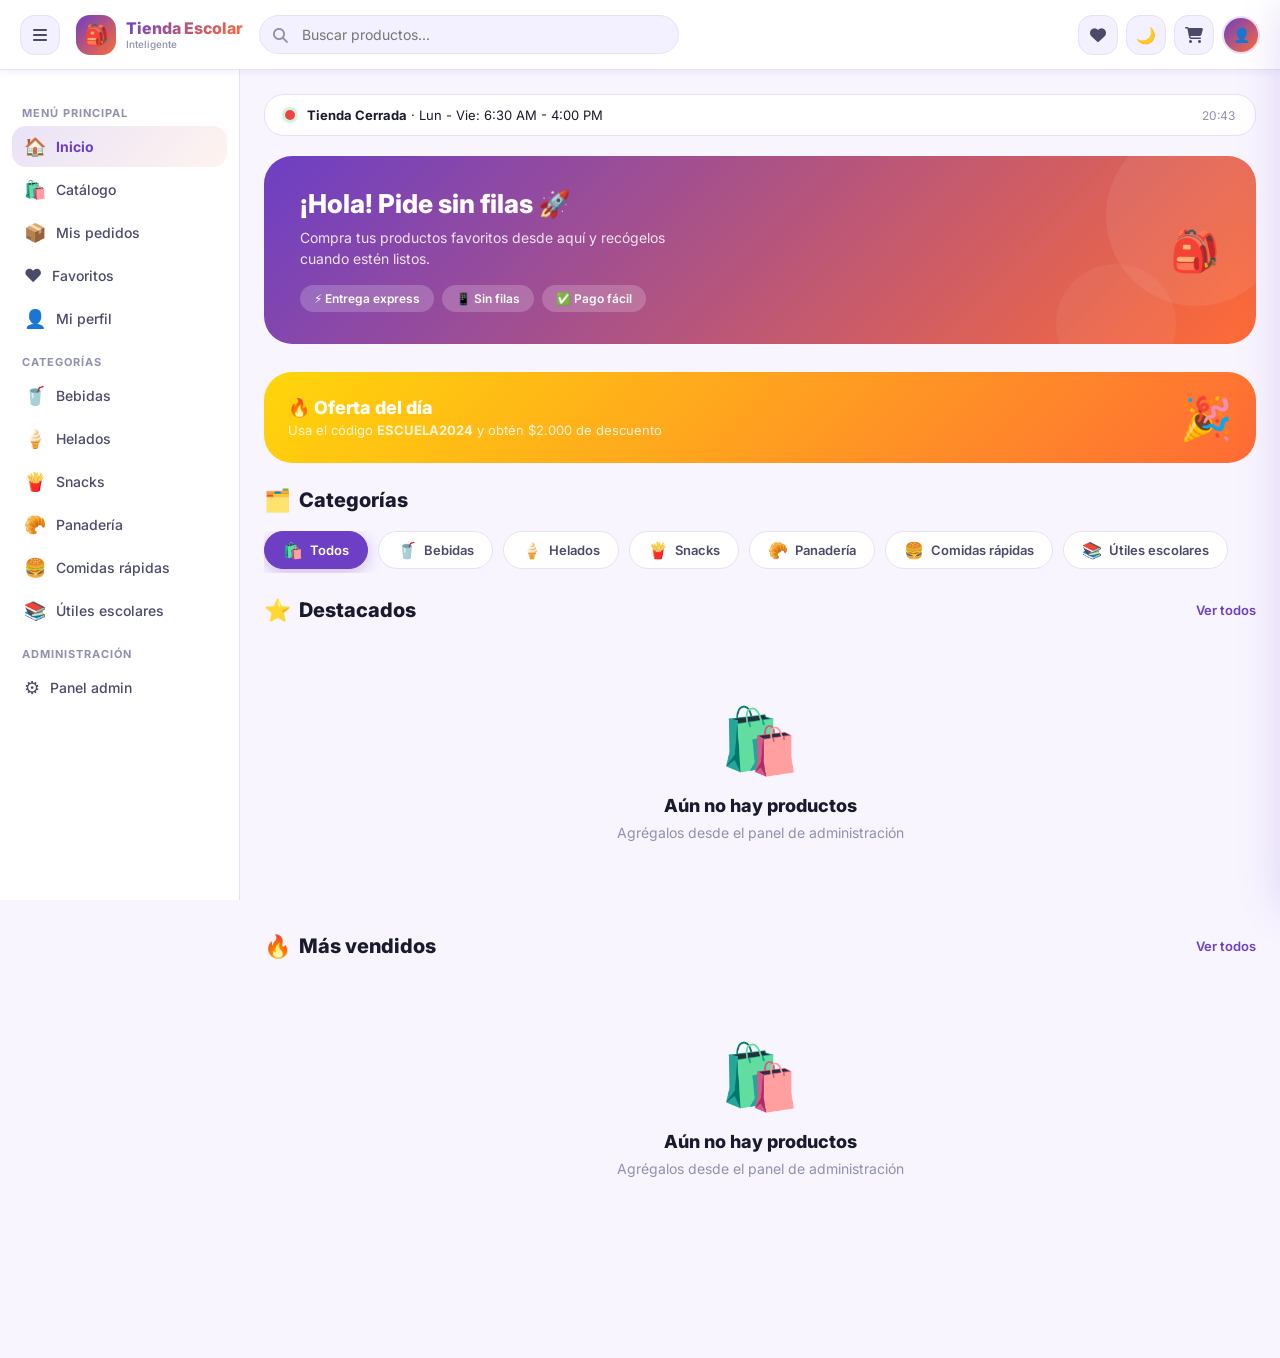
<file: index.html>
<!DOCTYPE html>
<html lang="es" data-theme="light">
<head>
  <meta charset="UTF-8">
  <meta name="viewport" content="width=device-width, initial-scale=1.0, maximum-scale=1.0">
  <title>Tienda Escolar Inteligente 🎒</title>
  <meta name="description" content="Tienda escolar digital - Compra sin filas desde tu celular o computador">
  <meta name="theme-color" content="#6c3fc5">
  <meta name="apple-mobile-web-app-capable" content="yes">
  <meta name="apple-mobile-web-app-status-bar-style" content="black-translucent">
  <!-- Fonts -->
  <link rel="preconnect" href="https://fonts.googleapis.com">
  <link href="https://fonts.googleapis.com/css2?family=Inter:wght@400;500;600;700;800;900&display=swap" rel="stylesheet">
  <!-- Icons -->
  <link rel="stylesheet" href="https://cdn.jsdelivr.net/npm/@fortawesome/fontawesome-free@6.4.0/css/all.min.css">
  <!-- Styles -->
  <link rel="stylesheet" href="css/style.css">
</head>
<body>

<!-- ===== TOPBAR ===== -->
<header class="topbar" id="topbar">
  <button class="btn-icon menu-btn" id="menuBtn" title="Menú" aria-label="Abrir menú">
    <i class="fas fa-bars"></i>
  </button>

  <div class="topbar-logo">
    <div class="logo-icon">🎒</div>
    <div>
      <div class="logo-text">Tienda Escolar</div>
      <div class="logo-sub">Inteligente</div>
    </div>
  </div>

  <div class="search-bar">
    <i class="fas fa-search search-icon"></i>
    <input type="text" id="searchInput" placeholder="Buscar productos..." autocomplete="off">
  </div>

  <div class="topbar-actions">
    <button class="btn-icon" id="favBtn" title="Favoritos" onclick="showSection('favorites')">
      <i class="fas fa-heart"></i>
    </button>
    <button class="btn-icon theme-toggle" id="themeToggle" title="Cambiar tema">
      <span class="theme-icon">🌙</span>
    </button>
    <button class="btn-icon cart-icon" id="cartBtn" title="Carrito">
      <i class="fas fa-shopping-cart"></i>
      <span class="badge" id="cartBadge" style="display:none">0</span>
    </button>
    <div class="user-avatar" id="userAvatar" onclick="showSection('profile')" title="Mi perfil">
      <span id="userAvatarText">👤</span>
    </div>
  </div>
</header>

<!-- ===== SIDEBAR ===== -->
<aside class="sidebar" id="sidebar">
  <div class="sidebar-section-title">Menú principal</div>

  <div class="sidebar-item active" data-section="home" onclick="showSection('home')">
    <span class="item-icon">🏠</span> Inicio
  </div>
  <div class="sidebar-item" data-section="catalog" onclick="showSection('catalog')">
    <span class="item-icon">🛍️</span> Catálogo
  </div>
  <div class="sidebar-item" data-section="orders" onclick="showSection('orders')">
    <span class="item-icon">📦</span> Mis pedidos
    <span class="item-count" id="ordersCount" style="display:none">0</span>
  </div>
  <div class="sidebar-item" data-section="favorites" onclick="showSection('favorites')">
    <span class="item-icon">❤️</span> Favoritos
  </div>
  <div class="sidebar-item" data-section="profile" onclick="showSection('profile')">
    <span class="item-icon">👤</span> Mi perfil
  </div>

  <div class="sidebar-section-title">Categorías</div>

  <div class="sidebar-item" onclick="filterByCategory('Bebidas')">
    <span class="item-icon">🥤</span> Bebidas
  </div>
  <div class="sidebar-item" onclick="filterByCategory('Helados')">
    <span class="item-icon">🍦</span> Helados
  </div>
  <div class="sidebar-item" onclick="filterByCategory('Snacks')">
    <span class="item-icon">🍟</span> Snacks
  </div>
  <div class="sidebar-item" onclick="filterByCategory('Panadería')">
    <span class="item-icon">🥐</span> Panadería
  </div>
  <div class="sidebar-item" onclick="filterByCategory('Comidas rápidas')">
    <span class="item-icon">🍔</span> Comidas rápidas
  </div>
  <div class="sidebar-item" onclick="filterByCategory('Útiles escolares')">
    <span class="item-icon">📚</span> Útiles escolares
  </div>

  <div class="sidebar-section-title">Administración</div>
  <div class="sidebar-item" onclick="window.open('admin.html','_blank')">
    <span class="item-icon">⚙️</span> Panel admin
  </div>
</aside>

<!-- ===== CART OVERLAY + DRAWER ===== -->
<div class="cart-overlay" id="cartOverlay" onclick="toggleCart(false)"></div>
<aside class="cart-drawer" id="cartDrawer">
  <div class="cart-header">
    <h2>🛒 Mi Carrito</h2>
    <button class="btn btn-ghost btn-sm" onclick="toggleCart(false)">✕</button>
  </div>
  <div class="cart-items-list" id="cartItemsList">
    <div class="empty-state" style="padding:40px 20px">
      <div class="empty-state-icon">🛒</div>
      <h3>Tu carrito está vacío</h3>
      <p>Agrega productos para comenzar</p>
    </div>
  </div>
  <div class="cart-footer">
    <div class="cart-coupon-row">
      <input type="text" id="couponInput" placeholder="Código de descuento..." maxlength="20">
      <button class="btn btn-outline btn-sm" onclick="applyCoupon()">Aplicar</button>
    </div>
    <div class="cart-totals" id="cartTotals">
      <div class="cart-total-row"><span>Subtotal</span><span id="cartSubtotal">$0</span></div>
      <div class="cart-total-row" id="discountRow" style="display:none; color:var(--success)"><span>Descuento</span><span id="cartDiscount">-$0</span></div>
      <div class="cart-total-row total"><span>Total</span><span id="cartTotal">$0</span></div>
    </div>
    <button class="btn btn-primary btn-full" id="checkoutBtn" onclick="openCheckout()" disabled>
      <i class="fas fa-lock"></i> Realizar pedido
    </button>
    <button class="btn btn-ghost btn-sm btn-full" style="margin-top:8px" onclick="clearCart()">
      Vaciar carrito
    </button>
  </div>
</aside>

<!-- ===== MAIN CONTENT ===== -->
<div class="app-layout">
  <main class="main-content" id="mainContent">

    <!-- ====== SECCIÓN: INICIO ====== -->
    <section class="page-section active" id="section-home">

      <!-- Store hours -->
      <div class="store-hours-bar" id="storeHoursBar">
        <div class="store-open-dot"></div>
        <div>
          <strong>Tienda Abierta</strong> · Lun - Vie: 6:30 AM - 4:00 PM
        </div>
        <div style="margin-left:auto; font-size:12px; color:var(--text-muted)" id="timeDisplay"></div>
      </div>

      <!-- Hero -->
      <div class="hero-banner">
        <div class="hero-text">
          <h1>¡Hola! Pide sin filas 🚀</h1>
          <p>Compra tus productos favoritos desde aquí y recógelos cuando estén listos.</p>
          <div class="hero-store-info">
            <div class="hero-chip">⚡ Entrega express</div>
            <div class="hero-chip">📱 Sin filas</div>
            <div class="hero-chip">✅ Pago fácil</div>
          </div>
        </div>
        <div class="hero-emoji">🎒</div>
      </div>

      <!-- Promo Banner -->
      <div class="promo-banner" id="promoBanner">
        <div class="promo-text">
          <h3>🔥 Oferta del día</h3>
          <p>Usa el código <strong>ESCUELA2024</strong> y obtén $2.000 de descuento</p>
        </div>
        <div class="promo-emoji">🎉</div>
      </div>

      <!-- Categorías rápidas -->
      <div class="section-header">
        <h2 class="section-title"><span>🗂️</span> Categorías</h2>
      </div>
      <div class="categories-scroll" id="homeCategories"></div>

      <!-- Destacados -->
      <div class="section-header">
        <h2 class="section-title"><span>⭐</span> Destacados</h2>
        <span class="section-link" onclick="showSection('catalog')">Ver todos</span>
      </div>
      <div class="products-grid" id="featuredGrid"></div>

      <!-- Más vendidos -->
      <div class="section-header">
        <h2 class="section-title"><span>🔥</span> Más vendidos</h2>
        <span class="section-link" onclick="showSection('catalog')">Ver todos</span>
      </div>
      <div class="products-grid" id="topSalesGrid"></div>

    </section>

    <!-- ====== SECCIÓN: CATÁLOGO ====== -->
    <section class="page-section" id="section-catalog">
      <div class="section-header">
        <h2 class="section-title"><span>🛍️</span> Todos los productos</h2>
        <select id="sortSelect" class="form-control" style="width:auto;font-size:13px;padding:7px 12px">
          <option value="default">Ordenar por</option>
          <option value="price-asc">Precio: menor a mayor</option>
          <option value="price-desc">Precio: mayor a menor</option>
          <option value="rating">Mejor valorados</option>
          <option value="sales">Más vendidos</option>
        </select>
      </div>
      <div class="categories-scroll" id="catalogCategories"></div>
      <div class="products-grid" id="catalogGrid"></div>
      <div id="catalogEmpty" style="display:none">
        <div class="empty-state">
          <div class="empty-state-icon">🔍</div>
          <h3>No se encontraron productos</h3>
          <p>Intenta con otra búsqueda o categoría</p>
        </div>
      </div>
    </section>

    <!-- ====== SECCIÓN: MIS PEDIDOS ====== -->
    <section class="page-section" id="section-orders">
      <div class="section-header">
        <h2 class="section-title"><span>📦</span> Mis pedidos</h2>
        <button class="btn btn-ghost btn-sm" onclick="loadOrders()">
          <i class="fas fa-sync-alt"></i> Actualizar
        </button>
      </div>
      <div class="tabs">
        <button class="tab-btn active" data-filter="all" onclick="filterOrders('all', this)">Todos</button>
        <button class="tab-btn" data-filter="received" onclick="filterOrders('received', this)">Recibidos</button>
        <button class="tab-btn" data-filter="preparing" onclick="filterOrders('preparing', this)">Preparando</button>
        <button class="tab-btn" data-filter="ready" onclick="filterOrders('ready', this)">Listos</button>
        <button class="tab-btn" data-filter="delivered" onclick="filterOrders('delivered', this)">Entregados</button>
      </div>
      <div id="ordersList"></div>
    </section>

    <!-- ====== SECCIÓN: FAVORITOS ====== -->
    <section class="page-section" id="section-favorites">
      <div class="section-header">
        <h2 class="section-title"><span>❤️</span> Mis favoritos</h2>
      </div>
      <div class="products-grid" id="favoritesGrid"></div>
      <div id="favoritesEmpty" style="display:none">
        <div class="empty-state">
          <div class="empty-state-icon">💔</div>
          <h3>Sin favoritos aún</h3>
          <p>Toca el ❤️ en los productos para guardarlos</p>
        </div>
      </div>
    </section>

    <!-- ====== SECCIÓN: PERFIL ====== -->
    <section class="page-section" id="section-profile">
      <div style="max-width:500px;margin:0 auto">
        <div style="text-align:center;padding:32px 0 24px">
          <div style="width:80px;height:80px;border-radius:50%;background:linear-gradient(135deg,var(--primary),var(--secondary));display:flex;align-items:center;justify-content:center;font-size:36px;margin:0 auto 16px;box-shadow:var(--shadow-lg)">
            <span id="profileAvatarBig">👤</span>
          </div>
          <h2 id="profileName" style="font-size:22px;font-weight:800;margin-bottom:4px">Usuario</h2>
          <p id="profileEmail" style="color:var(--text-muted);font-size:14px">usuario@colegio.edu.co</p>
          <div style="display:flex;gap:8px;justify-content:center;margin-top:12px">
            <div style="background:var(--bg-card);border:1.5px solid var(--border);border-radius:var(--radius-md);padding:10px 20px;text-align:center">
              <div style="font-size:20px;font-weight:800;color:var(--primary)" id="profileTotalOrders">0</div>
              <div style="font-size:11px;color:var(--text-muted)">Pedidos</div>
            </div>
            <div style="background:var(--bg-card);border:1.5px solid var(--border);border-radius:var(--radius-md);padding:10px 20px;text-align:center">
              <div style="font-size:20px;font-weight:800;color:var(--secondary)" id="profileFavCount">0</div>
              <div style="font-size:11px;color:var(--text-muted)">Favoritos</div>
            </div>
          </div>
        </div>

        <div style="background:var(--bg-card);border:1.5px solid var(--border);border-radius:var(--radius-lg);padding:20px;margin-bottom:16px">
          <h3 style="font-size:15px;font-weight:700;margin-bottom:16px">✏️ Editar perfil</h3>
          <div class="form-group">
            <label class="form-label">Nombre completo</label>
            <input class="form-control" id="editName" type="text" placeholder="Tu nombre">
          </div>
          <div class="form-group">
            <label class="form-label">Correo electrónico</label>
            <input class="form-control" id="editEmail" type="email" placeholder="correo@colegio.edu.co">
          </div>
          <div class="form-group">
            <label class="form-label">ID Estudiantil</label>
            <input class="form-control" id="editStudentId" type="text" placeholder="Número de identificación">
          </div>
          <button class="btn btn-primary btn-full" onclick="saveProfile()">Guardar cambios</button>
        </div>

        <button class="btn btn-ghost btn-full" onclick="openLogin()">
          <i class="fas fa-sign-in-alt"></i> Iniciar sesión / Registrarse
        </button>
      </div>
    </section>

  </main>
</div>

<!-- ===== BOTTOM NAVIGATION ===== -->
<nav class="bottom-nav">
  <div class="bottom-nav-inner">
    <div class="bottom-nav-item active" data-section="home" onclick="showSection('home')">
      <span class="bottom-nav-icon">🏠</span>
      <span class="bottom-nav-label">Inicio</span>
    </div>
    <div class="bottom-nav-item" data-section="catalog" onclick="showSection('catalog')">
      <span class="bottom-nav-icon">🛍️</span>
      <span class="bottom-nav-label">Catálogo</span>
    </div>
    <div class="bottom-nav-item" onclick="toggleCart(true)" style="position:relative">
      <span class="bottom-nav-icon">🛒</span>
      <span class="bottom-nav-label">Carrito</span>
      <span class="bottom-nav-badge" id="bottomCartBadge" style="display:none">0</span>
    </div>
    <div class="bottom-nav-item" data-section="orders" onclick="showSection('orders')">
      <span class="bottom-nav-icon">📦</span>
      <span class="bottom-nav-label">Pedidos</span>
    </div>
    <div class="bottom-nav-item" data-section="profile" onclick="showSection('profile')">
      <span class="bottom-nav-icon">👤</span>
      <span class="bottom-nav-label">Perfil</span>
    </div>
  </div>
</nav>

<!-- ===== MODAL: DETALLE DE PRODUCTO ===== -->
<div class="modal-overlay" id="productModal">
  <div class="modal" id="productModalContent">
    <div class="modal-header">
      <div></div>
      <button class="btn btn-ghost btn-sm" onclick="closeProductModal()">✕</button>
    </div>
    <div class="modal-body">
      <div class="product-detail-img" id="modalProductImg"></div>
      <div style="display:flex;align-items:center;justify-content:space-between;margin-bottom:6px">
        <span id="modalSubcat" style="font-size:11px;font-weight:700;color:var(--primary);text-transform:uppercase;letter-spacing:0.5px"></span>
        <div class="product-rating">
          <span class="stars" id="modalStars"></span>
          <span class="rating-num" id="modalRatingNum"></span>
        </div>
      </div>
      <h2 id="modalProductName" style="font-size:22px;font-weight:800;margin-bottom:8px"></h2>
      <p id="modalProductDesc" style="color:var(--text-secondary);font-size:14px;line-height:1.5;margin-bottom:12px"></p>
      <div style="display:flex;align-items:center;justify-content:space-between;margin-bottom:12px">
        <span id="modalProductPrice" style="font-size:26px;font-weight:800;color:var(--primary)"></span>
        <span id="modalStockInfo" style="font-size:12px;color:var(--text-muted)"></span>
      </div>
      <!-- Comentarios / valoración -->
      <div style="background:var(--bg-input);border-radius:var(--radius-md);padding:12px;margin-bottom:16px">
        <div style="font-size:12px;font-weight:700;color:var(--text-secondary);margin-bottom:8px">⭐ Valoraciones de clientes</div>
        <div id="modalReviews" style="font-size:12px;color:var(--text-muted)">Cargando reseñas...</div>
      </div>
      <div class="qty-control-lg">
        <button class="qty-btn-lg" onclick="changeModalQty(-1)">−</button>
        <span class="qty-display" id="modalQty">1</span>
        <button class="qty-btn-lg" onclick="changeModalQty(1)">+</button>
      </div>
      <div style="display:flex;gap:10px">
        <button class="btn btn-outline" id="modalFavBtn" onclick="toggleFavModal()">❤️ Favorito</button>
        <button class="btn btn-primary" style="flex:1" id="modalAddBtn" onclick="addToCartFromModal()">
          <i class="fas fa-cart-plus"></i> Agregar al carrito
        </button>
      </div>
    </div>
  </div>
</div>

<!-- ===== MODAL: CHECKOUT ===== -->
<div class="modal-overlay" id="checkoutModal">
  <div class="modal">
    <div class="modal-header">
      <h2>🧾 Realizar pedido</h2>
      <button class="btn btn-ghost btn-sm" onclick="closeModal('checkoutModal')">✕</button>
    </div>
    <div class="modal-body">
      <div id="checkoutStep1">
        <h3 style="font-size:15px;font-weight:700;margin-bottom:14px">📋 Resumen del pedido</h3>
        <div id="checkoutItemsPreview" style="background:var(--bg-input);border-radius:var(--radius-md);padding:14px;margin-bottom:14px;font-size:13px"></div>
        <div style="display:flex;justify-content:space-between;font-size:16px;font-weight:800;margin-bottom:14px">
          <span>Total a pagar:</span>
          <span style="color:var(--primary)" id="checkoutTotal"></span>
        </div>
        <div class="form-group">
          <label class="form-label">📝 Notas adicionales (opcional)</label>
          <textarea class="form-control" id="orderNotes" rows="2" placeholder="Ej: Sin salsa, por favor..."></textarea>
        </div>
        <h3 style="font-size:15px;font-weight:700;margin:14px 0 10px">💳 Método de pago</h3>
        <div class="payment-methods" id="paymentMethods">
          <button class="payment-method-btn active" data-method="qr-nequi" onclick="selectPayment(this)">📱 Nequi</button>
          <button class="payment-method-btn" data-method="qr-daviplata" onclick="selectPayment(this)">💜 Daviplata</button>
          <button class="payment-method-btn" data-method="qr-bancolombia" onclick="selectPayment(this)">🟡 Bancolombia</button>
          <button class="payment-method-btn" data-method="efectivo" onclick="selectPayment(this)">💵 Efectivo</button>
        </div>
        <button class="btn btn-primary btn-full" style="margin-top:16px" onclick="goToPayment()">
          Continuar al pago <i class="fas fa-arrow-right"></i>
        </button>
      </div>

      <!-- PASO 2: QR + COMPROBANTE AUTOMÁTICO -->
      <div id="checkoutStep2" style="display:none">
        <div class="qr-container">
          <h3 style="font-size:17px;font-weight:800;margin-bottom:4px">🏪 Tienda Escolar Inteligente</h3>
          <p style="font-size:13px;color:var(--text-muted);margin-bottom:10px">Escanea el código para pagar</p>

          <!-- QR -->
          <div class="qr-code-placeholder" id="qrCodeDisplay"></div>
          <div id="qrPaymentName" style="font-size:15px;font-weight:800;color:var(--primary);margin:6px 0 2px"></div>
          <div id="qrTotalDisplay" style="font-size:26px;font-weight:900;color:var(--text-primary);margin-bottom:10px"></div>

          <!-- Instrucciones paso a paso -->
          <div style="background:var(--bg-input);border-radius:var(--radius-md);padding:12px 14px;font-size:12px;color:var(--text-secondary);margin-bottom:14px;text-align:left;line-height:1.8">
            <strong style="color:var(--text-primary)">¿Cómo pagar?</strong><br>
            <span style="color:var(--primary)">①</span> Abre tu app (Nequi / Daviplata / Bancolombia)<br>
            <span style="color:var(--primary)">②</span> Escanea el QR y confirma el valor exacto<br>
            <span style="color:var(--primary)">③</span> Haz clic en <strong>"Generar comprobante"</strong> abajo<br>
            <span style="color:var(--primary)">④</span> Descarga o muéstrale el comprobante al vendedor
          </div>

          <!-- Área del comprobante generado -->
          <div id="voucherArea" style="display:none;margin-bottom:14px">
            <div style="font-size:12px;font-weight:700;color:var(--text-secondary);margin-bottom:8px;text-align:left">
              📄 Tu comprobante de pago:
            </div>
            <canvas id="voucherCanvas" style="width:100%;border-radius:12px;border:2px solid var(--primary);box-shadow:var(--shadow-md)"></canvas>
            <div style="display:flex;gap:8px;margin-top:10px">
              <button class="btn btn-outline btn-sm" style="flex:1" onclick="downloadVoucher()">
                ⬇️ Descargar
              </button>
              <button class="btn btn-ghost btn-sm" style="flex:1" onclick="shareVoucher()">
                📤 Compartir
              </button>
            </div>
            <!-- Check verde de comprobante listo -->
            <div style="background:#d4edda;border-radius:var(--radius-md);padding:10px 14px;margin-top:10px;display:flex;align-items:center;gap:8px;font-size:13px;font-weight:700;color:#155724">
              ✅ Comprobante generado y enviado al administrador
            </div>
          </div>

          <!-- Botón generar comprobante -->
          <button class="btn btn-secondary btn-full" id="generateVoucherBtn" onclick="generateVoucher()" style="margin-bottom:10px">
            🧾 Generar comprobante de pago
          </button>

          <!-- Opción: subir imagen propia -->
          <details style="font-size:12px;color:var(--text-muted);margin-bottom:4px">
            <summary style="cursor:pointer;font-weight:600;color:var(--text-secondary)">📷 ¿Prefieres subir tu propio comprobante?</summary>
            <div style="margin-top:8px">
              <input type="file" class="form-control" id="paymentProofFile" accept="image/*" style="font-size:12px" onchange="previewUploadedProof(this)">
              <div id="uploadedProofPreview" style="margin-top:8px;display:none">
                <img id="uploadedProofImg" style="width:100%;border-radius:8px;border:1.5px solid var(--border)" alt="Comprobante">
              </div>
            </div>
          </details>
        </div>

        <div style="display:flex;gap:10px;margin-top:6px">
          <button class="btn btn-ghost" onclick="backToStep1()">← Volver</button>
          <button class="btn btn-primary" style="flex:1" id="confirmOrderBtn" onclick="placeOrder()">
            ✅ Confirmar pedido
          </button>
        </div>
      </div>
    </div>
  </div>
</div>

<!-- ===== MODAL: PEDIDO CONFIRMADO ===== -->
<div class="modal-overlay" id="orderConfirmedModal">
  <div class="modal">
    <div class="modal-body" style="text-align:center;padding:36px 24px">
      <div style="font-size:70px;margin-bottom:16px;animation:float 3s ease-in-out infinite">🎉</div>
      <h2 style="font-size:24px;font-weight:900;margin-bottom:8px">¡Pedido realizado!</h2>
      <p style="color:var(--text-secondary);margin-bottom:20px;line-height:1.5">
        Tu pedido ha sido recibido. Te avisaremos cuando esté listo.
      </p>
      <div style="background:linear-gradient(135deg,var(--primary),var(--secondary));color:white;border-radius:var(--radius-lg);padding:20px;margin-bottom:20px">
        <div style="font-size:12px;opacity:0.8;margin-bottom:4px">Número de pedido</div>
        <div style="font-size:28px;font-weight:900" id="confirmedOrderNum">#0001</div>
        <div style="font-size:13px;opacity:0.85;margin-top:8px" id="confirmedOrderTime">Tiempo estimado: 15 min</div>
      </div>
      <div class="order-status-bar">
        <div class="status-step active">
          <div class="step-dot">🟡</div>
          <div class="step-label">Recibido</div>
        </div>
        <div class="status-step">
          <div class="step-dot">🟠</div>
          <div class="step-label">Preparando</div>
        </div>
        <div class="status-step">
          <div class="step-dot">🟢</div>
          <div class="step-label">Listo</div>
        </div>
        <div class="status-step">
          <div class="step-dot">✅</div>
          <div class="step-label">Entregado</div>
        </div>
      </div>
      <button class="btn btn-primary btn-full" onclick="closeModal('orderConfirmedModal'); showSection('orders')">
        Ver mis pedidos
      </button>
    </div>
  </div>
</div>

<!-- ===== MODAL: LOGIN ===== -->
<div class="modal-overlay" id="loginModal">
  <div class="modal">
    <div class="modal-header">
      <h2>🔐 Iniciar sesión</h2>
      <button class="btn btn-ghost btn-sm" onclick="closeModal('loginModal')">✕</button>
    </div>
    <div class="modal-body">
      <div class="tabs">
        <button class="tab-btn active" onclick="switchLoginTab('login', this)">Iniciar sesión</button>
        <button class="tab-btn" onclick="switchLoginTab('register', this)">Registrarse</button>
      </div>

      <div id="loginForm">
        <form onsubmit="event.preventDefault(); doLogin()">
        <div class="form-group">
          <label class="form-label">📧 Correo electrónico</label>
          <input class="form-control" id="loginEmail" type="email" placeholder="correo@colegio.edu.co" autocomplete="email">
        </div>
        <div class="form-group">
          <label class="form-label">🔑 Contraseña</label>
          <input class="form-control" id="loginPassword" type="password" placeholder="••••••••" autocomplete="current-password">
        </div>
        <button type="submit" class="btn btn-primary btn-full" style="margin-bottom:10px">
          <i class="fas fa-sign-in-alt"></i> Ingresar
        </button>
        <button class="btn btn-ghost btn-full" onclick="loginWithGoogle()">
          <span>🌐</span> Continuar con Google
        </button>
        <div style="text-align:center;margin-top:10px;font-size:13px;color:var(--text-muted)">
          <span onclick="showForgotPassword()" style="cursor:pointer;color:var(--primary)">¿Olvidaste tu contraseña?</span>
        </div>
        </form>
      </div>

      <div id="registerForm" style="display:none">
        <form onsubmit="event.preventDefault(); doRegister()">
        <div class="form-group">
          <label class="form-label">👤 Nombre completo</label>
          <input class="form-control" id="regName" type="text" placeholder="Tu nombre completo" autocomplete="name">
        </div>
        <div class="form-group">
          <label class="form-label">📧 Correo electrónico</label>
          <input class="form-control" id="regEmail" type="email" placeholder="correo@colegio.edu.co" autocomplete="email">
        </div>
        <div class="form-group">
          <label class="form-label">🆔 ID Estudiantil</label>
          <input class="form-control" id="regStudentId" type="text" placeholder="Número de identificación" autocomplete="off">
        </div>
        <div class="form-group">
          <label class="form-label">🎭 Rol</label>
          <select class="form-control" id="regRole">
            <option value="student">Estudiante</option>
            <option value="teacher">Profesor</option>
            <option value="staff">Personal</option>
          </select>
        </div>
        <div class="form-group">
          <label class="form-label">🔑 Contraseña</label>
          <input class="form-control" id="regPassword" type="password" placeholder="Mínimo 6 caracteres" autocomplete="new-password">
        </div>
        <button type="submit" class="btn btn-secondary btn-full">
          <i class="fas fa-user-plus"></i> Crear cuenta
        </button>
        </form>
      </div>
    </div>
  </div>
</div>

<!-- ===== MODAL: NOTIFICACIÓN PEDIDO LISTO ===== -->
<div class="modal-overlay" id="orderReadyModal">
  <div class="modal" style="background:transparent;box-shadow:none;max-width:360px">
    <div class="notif-order-modal order-ready-pulse">
      <div class="notif-icon">🎉</div>
      <h2>¡Tu pedido está listo!</h2>
      <p id="orderReadyMessage">Hola. Tu pedido ya está listo para recoger en la tienda escolar. ¡Gracias por tu compra!</p>
      <button class="btn" style="background:white;color:var(--primary);font-weight:800;width:100%" onclick="closeModal('orderReadyModal')">
        ¡Entendido! 🚀
      </button>
    </div>
  </div>
</div>

<!-- ===== TOAST CONTAINER ===== -->
<div class="toast-container" id="toastContainer"></div>

<!-- Canvas oculto para generar comprobante -->
<canvas id="hiddenVoucherCanvas" style="display:none"></canvas>

<!-- ===== SCRIPTS ===== -->
<script src="js/db.js"></script>
<script src="js/app.js"></script>
</body>
</html>
</file>
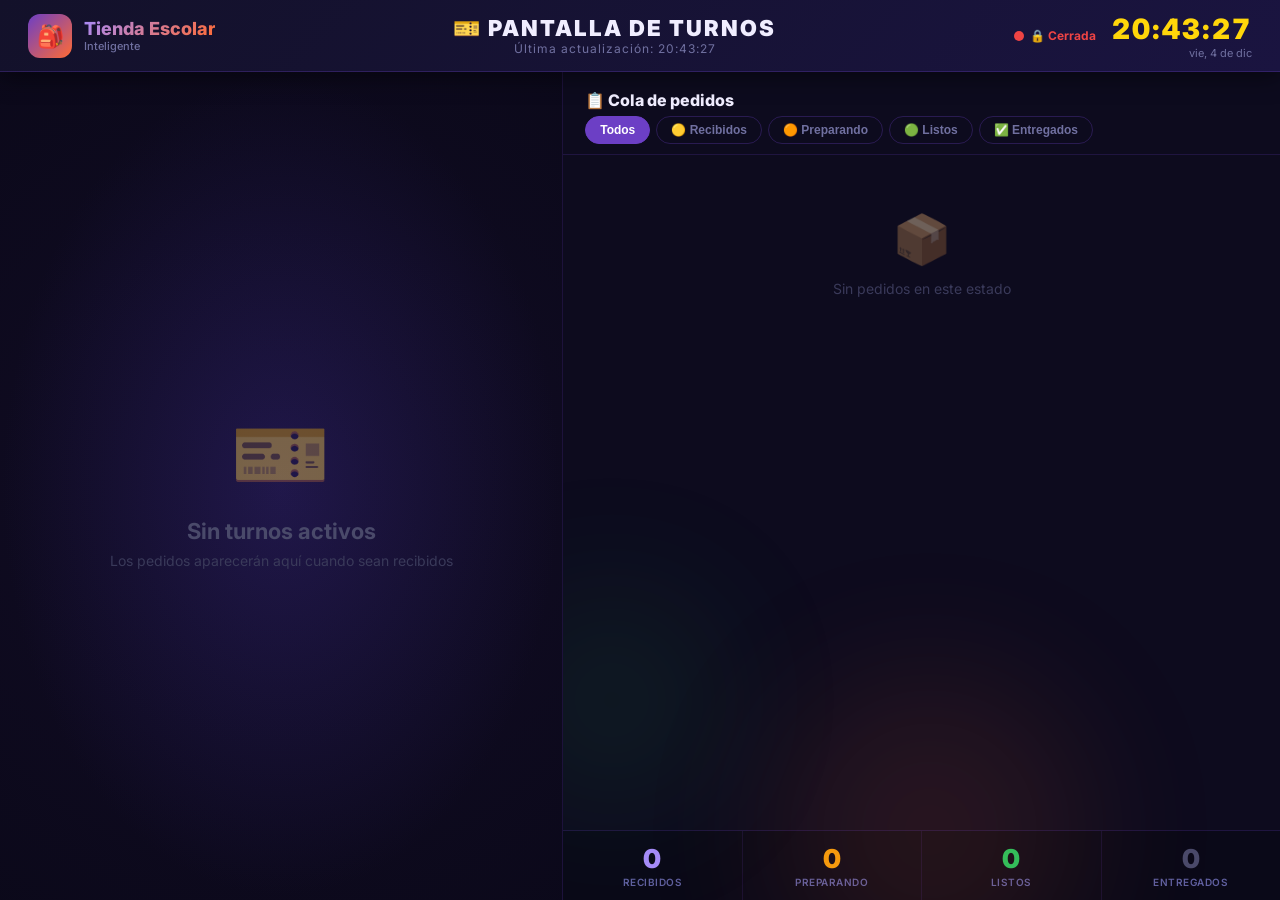
<file: turnos.html>
<!DOCTYPE html>
<html lang="es" data-theme="dark">
<head>
  <meta charset="UTF-8">
  <meta name="viewport" content="width=device-width, initial-scale=1.0">
  <title>Pantalla de Turnos · Tienda Escolar</title>
  <meta name="theme-color" content="#0f0e1a">
  <link rel="preconnect" href="https://fonts.googleapis.com">
  <link href="https://fonts.googleapis.com/css2?family=Inter:wght@400;600;700;800;900&display=swap" rel="stylesheet">
  <link rel="stylesheet" href="https://cdn.jsdelivr.net/npm/@fortawesome/fontawesome-free@6.4.0/css/all.min.css">
  <style>
    /* ===== RESET & BASE ===== */
    *, *::before, *::after { box-sizing: border-box; margin: 0; padding: 0; }
    html, body { height: 100%; font-family: 'Inter', system-ui, sans-serif; background: #0a0818; color: #f0edff; overflow: hidden; }

    /* ===== VARIABLES ===== */
    :root {
      --primary: #6c3fc5;
      --secondary: #ff6b35;
      --accent: #ffd60a;
      --success: #22c55e;
      --warning: #f59e0b;
      --danger: #ef4444;
      --ready-glow: rgba(34, 197, 94, 0.5);
      --preparing-glow: rgba(245, 158, 11, 0.5);
    }

    /* ===== TOPBAR ===== */
    .topbar {
      position: fixed; top: 0; left: 0; right: 0; height: 72px;
      background: linear-gradient(135deg, #13112a 0%, #1a1440 100%);
      border-bottom: 1px solid rgba(108,63,197,0.3);
      display: flex; align-items: center; padding: 0 28px; gap: 20px;
      z-index: 100; box-shadow: 0 4px 24px rgba(0,0,0,0.5);
    }
    .topbar-logo { display: flex; align-items: center; gap: 12px; }
    .logo-icon { width: 44px; height: 44px; border-radius: 12px; background: linear-gradient(135deg, var(--primary), var(--secondary)); display: flex; align-items: center; justify-content: center; font-size: 22px; }
    .logo-text { font-size: 18px; font-weight: 800; background: linear-gradient(135deg, #a78bfa, var(--secondary)); -webkit-background-clip: text; -webkit-text-fill-color: transparent; background-clip: text; }
    .logo-sub { font-size: 11px; color: #7070a0; font-weight: 500; }
    .topbar-center { flex: 1; text-align: center; }
    .topbar-title { font-size: 22px; font-weight: 900; color: #f0edff; letter-spacing: 2px; text-transform: uppercase; }
    .topbar-subtitle { font-size: 12px; color: #7070a0; letter-spacing: 1px; }
    .topbar-right { display: flex; align-items: center; gap: 16px; }
    .clock { font-size: 28px; font-weight: 900; color: var(--accent); font-variant-numeric: tabular-nums; letter-spacing: 2px; }
    .date-display { font-size: 11px; color: #7070a0; text-align: right; }
    .store-status { display: flex; align-items: center; gap: 6px; font-size: 12px; font-weight: 700; }
    .store-dot { width: 10px; height: 10px; border-radius: 50%; background: var(--success); animation: blink 2s infinite; }
    @keyframes blink { 0%,100%{opacity:1} 50%{opacity:0.4} }

    /* ===== MAIN LAYOUT ===== */
    .main { display: flex; height: calc(100vh - 72px); margin-top: 72px; gap: 0; }

    /* ===== TURNO ACTUAL (izquierda grande) ===== */
    .current-turn-panel {
      width: 44%; flex-shrink: 0;
      display: flex; flex-direction: column; align-items: center; justify-content: center;
      padding: 28px; border-right: 1px solid rgba(108,63,197,0.2);
      position: relative; overflow: hidden;
      background: radial-gradient(ellipse at center, #1a1440 0%, #0a0818 70%);
    }
    .current-turn-panel::before {
      content: ''; position: absolute; inset: -50%;
      background: radial-gradient(circle at center, rgba(108,63,197,0.08) 0%, transparent 60%);
      animation: rotate 20s linear infinite;
    }
    @keyframes rotate { from{transform:rotate(0deg)} to{transform:rotate(360deg)} }

    .current-label {
      font-size: 13px; font-weight: 800; letter-spacing: 4px; text-transform: uppercase;
      color: var(--accent); margin-bottom: 16px; z-index: 1;
    }
    .current-order-num {
      font-size: clamp(80px, 12vw, 140px);
      font-weight: 900;
      background: linear-gradient(135deg, #a78bfa, var(--secondary));
      -webkit-background-clip: text; -webkit-text-fill-color: transparent; background-clip: text;
      line-height: 1; z-index: 1; text-align: center;
      filter: drop-shadow(0 0 40px rgba(108,63,197,0.5));
      animation: numPulse 2s ease-in-out infinite;
    }
    @keyframes numPulse { 0%,100%{filter:drop-shadow(0 0 30px rgba(108,63,197,0.4))} 50%{filter:drop-shadow(0 0 60px rgba(108,63,197,0.8))} }

    .current-status-badge {
      margin: 18px 0 14px;
      padding: 10px 28px;
      border-radius: 999px;
      font-size: 18px; font-weight: 800;
      z-index: 1; letter-spacing: 1px;
    }
    .badge-ready     { background: rgba(34,197,94,0.2);  color: var(--success); border: 2px solid var(--success); animation: readyGlow 1.5s infinite; }
    .badge-preparing { background: rgba(245,158,11,0.15); color: var(--warning); border: 2px solid var(--warning); }
    .badge-received  { background: rgba(108,63,197,0.15); color: #a78bfa;        border: 2px solid #6c3fc5; }
    .badge-delivered { background: rgba(34,197,94,0.1);   color: var(--success); border: 2px solid var(--success); }
    @keyframes readyGlow { 0%,100%{box-shadow:0 0 0 0 var(--ready-glow)} 50%{box-shadow:0 0 0 16px rgba(34,197,94,0)} }

    .current-client-name {
      font-size: 20px; font-weight: 700; color: #c4b5fd; z-index: 1;
      max-width: 300px; text-align: center; margin-bottom: 8px;
    }
    .current-items {
      font-size: 13px; color: #7070a0; z-index: 1; text-align: center;
      max-width: 340px; line-height: 1.7;
    }
    .current-time-bar {
      margin-top: 20px; z-index: 1; width: 80%; max-width: 280px;
    }
    .time-bar-label { font-size: 11px; color: #7070a0; display: flex; justify-content: space-between; margin-bottom: 6px; }
    .time-bar-track { height: 6px; background: rgba(255,255,255,0.08); border-radius: 999px; overflow: hidden; }
    .time-bar-fill  { height: 100%; background: linear-gradient(90deg, var(--primary), var(--secondary)); border-radius: 999px; transition: width 1s linear; }

    .no-active-order {
      text-align: center; z-index: 1;
    }
    .no-active-order .big-icon { font-size: 80px; margin-bottom: 16px; opacity: 0.4; }
    .no-active-order h2 { font-size: 22px; font-weight: 700; color: #4a4a6a; margin-bottom: 8px; }
    .no-active-order p  { font-size: 14px; color: #3a3a5a; }

    /* ===== LISTA DE TURNOS (derecha) ===== */
    .turns-panel {
      flex: 1; display: flex; flex-direction: column; overflow: hidden;
      background: #0d0b1e;
    }

    .turns-header {
      padding: 18px 22px 10px;
      border-bottom: 1px solid rgba(108,63,197,0.2);
      flex-shrink: 0;
    }
    .turns-header h2 { font-size: 16px; font-weight: 800; color: #f0edff; margin-bottom: 6px; }

    .turns-tabs { display: flex; gap: 6px; }
    .turns-tab {
      padding: 6px 14px; border-radius: 999px; font-size: 12px; font-weight: 700;
      border: 1.5px solid rgba(108,63,197,0.3); background: transparent;
      color: #7070a0; cursor: pointer; transition: all 0.2s;
    }
    .turns-tab.active { background: var(--primary); color: white; border-color: var(--primary); }
    .turns-tab:hover { border-color: var(--primary); color: #a78bfa; }

    .turns-list {
      flex: 1; overflow-y: auto; padding: 14px 18px;
      display: flex; flex-direction: column; gap: 10px;
      scrollbar-width: thin; scrollbar-color: #2d2850 #0d0b1e;
    }
    .turns-list::-webkit-scrollbar { width: 4px; }
    .turns-list::-webkit-scrollbar-track { background: #0d0b1e; }
    .turns-list::-webkit-scrollbar-thumb { background: #2d2850; border-radius: 4px; }

    /* ===== TARJETA DE TURNO ===== */
    .turn-card {
      border-radius: 14px; padding: 14px 16px;
      border: 1.5px solid rgba(255,255,255,0.06);
      transition: all 0.3s;
      display: flex; align-items: center; gap: 14px;
      position: relative; overflow: hidden;
      animation: slideIn 0.4s ease-out;
    }
    @keyframes slideIn { from{opacity:0;transform:translateX(20px)} to{opacity:1;transform:translateX(0)} }

    .turn-card.tc-received  { background: rgba(108,63,197,0.08); border-color: rgba(108,63,197,0.25); }
    .turn-card.tc-preparing { background: rgba(245,158,11,0.08); border-color: rgba(245,158,11,0.3); }
    .turn-card.tc-ready     { background: rgba(34,197,94,0.1);   border-color: rgba(34,197,94,0.4); animation: slideIn 0.4s ease-out, cardGlow 2s ease-in-out infinite; }
    .turn-card.tc-delivered { background: rgba(255,255,255,0.03); border-color: rgba(255,255,255,0.08); opacity: 0.65; }
    @keyframes cardGlow { 0%,100%{box-shadow:0 0 0 0 rgba(34,197,94,0)} 50%{box-shadow:0 0 16px 2px rgba(34,197,94,0.2)} }

    .turn-num {
      width: 54px; height: 54px; border-radius: 12px; flex-shrink: 0;
      display: flex; align-items: center; justify-content: center;
      font-size: 18px; font-weight: 900; letter-spacing: -1px;
    }
    .turn-num.n-received  { background: rgba(108,63,197,0.2); color: #a78bfa; }
    .turn-num.n-preparing { background: rgba(245,158,11,0.15); color: var(--warning); }
    .turn-num.n-ready     { background: rgba(34,197,94,0.15);  color: var(--success); }
    .turn-num.n-delivered { background: rgba(255,255,255,0.06); color: #4a4a6a; }

    .turn-info { flex: 1; min-width: 0; }
    .turn-client { font-size: 14px; font-weight: 700; color: #e0d8ff; margin-bottom: 3px; white-space: nowrap; overflow: hidden; text-overflow: ellipsis; }
    .turn-products { font-size: 12px; color: #6060a0; line-height: 1.5; white-space: nowrap; overflow: hidden; text-overflow: ellipsis; }
    .turn-total { font-size: 13px; font-weight: 800; color: #7c5fc8; margin-top: 3px; }

    .turn-status-pill {
      padding: 4px 12px; border-radius: 999px; font-size: 11px; font-weight: 800;
      white-space: nowrap; flex-shrink: 0; letter-spacing: 0.3px;
    }
    .pill-received  { background: rgba(108,63,197,0.2); color: #a78bfa; }
    .pill-preparing { background: rgba(245,158,11,0.15); color: var(--warning); }
    .pill-ready     { background: rgba(34,197,94,0.15);  color: var(--success); animation: pillPulse 1.5s infinite; }
    .pill-delivered { background: rgba(255,255,255,0.06); color: #4a4a6a; }
    @keyframes pillPulse { 0%,100%{opacity:1} 50%{opacity:0.6} }

    /* ===== INDICADOR LISTO GRANDE ===== */
    .ready-alert {
      position: fixed; bottom: 24px; left: 50%; transform: translateX(-50%);
      background: linear-gradient(135deg, #155724, #1a7a36);
      border: 2px solid var(--success);
      border-radius: 16px; padding: 16px 32px;
      font-size: 20px; font-weight: 900; color: white;
      box-shadow: 0 0 40px rgba(34,197,94,0.5);
      animation: readyAlert 0.5s ease-out, readyGlow2 1.5s infinite;
      z-index: 999; text-align: center; min-width: 300px;
      display: flex; align-items: center; gap: 14px;
    }
    .ready-alert .ra-num { font-size: 32px; font-weight: 900; }
    @keyframes readyAlert { from{opacity:0;transform:translateX(-50%) scale(0.8)} to{opacity:1;transform:translateX(-50%) scale(1)} }
    @keyframes readyGlow2 { 0%,100%{box-shadow:0 0 20px rgba(34,197,94,0.4)} 50%{box-shadow:0 0 60px rgba(34,197,94,0.7)} }

    /* ===== CONTADOR DE TURNOS ===== */
    .counters-bar {
      display: flex; gap: 0;
      border-top: 1px solid rgba(108,63,197,0.2);
      flex-shrink: 0;
    }
    .counter-item {
      flex: 1; text-align: center; padding: 12px 8px;
      border-right: 1px solid rgba(108,63,197,0.15);
      background: rgba(0,0,0,0.2);
    }
    .counter-item:last-child { border-right: none; }
    .counter-num { font-size: 26px; font-weight: 900; }
    .counter-label { font-size: 10px; font-weight: 600; letter-spacing: 0.5px; color: #6060a0; text-transform: uppercase; margin-top: 2px; }
    .cn-received  { color: #a78bfa; }
    .cn-preparing { color: var(--warning); }
    .cn-ready     { color: var(--success); }
    .cn-delivered { color: #4a4a6a; }

    /* ===== DECORACIÓN ===== */
    .bg-orb {
      position: fixed; border-radius: 50%; pointer-events: none; z-index: 0;
      filter: blur(80px); opacity: 0.12;
    }
    .orb1 { width: 400px; height: 400px; background: var(--primary); top: -100px; left: -100px; }
    .orb2 { width: 300px; height: 300px; background: var(--secondary); bottom: -80px; right: 200px; }
    .orb3 { width: 200px; height: 200px; background: var(--success); bottom: 100px; left: 40%; }

    /* ===== EMPTY ===== */
    .empty-turns { text-align: center; padding: 40px 20px; color: #3a3a5a; }
    .empty-turns .ei { font-size: 48px; margin-bottom: 12px; opacity: 0.4; }
    .empty-turns p { font-size: 14px; }

    /* ===== RESPONSIVE ===== */
    @media(max-width: 768px) {
      .main { flex-direction: column; overflow: auto; }
      .current-turn-panel { width: 100%; min-height: 55vh; border-right: none; border-bottom: 1px solid rgba(108,63,197,0.2); }
      .current-order-num { font-size: 80px; }
      .topbar { padding: 0 16px; }
      .topbar-center .topbar-title { font-size: 15px; }
      .clock { font-size: 20px; }
      .logo-text { display: none; }
    }
  </style>
</head>
<body>
<!-- Orbs decorativos -->
<div class="bg-orb orb1"></div>
<div class="bg-orb orb2"></div>
<div class="bg-orb orb3"></div>

<!-- ===== TOPBAR ===== -->
<header class="topbar">
  <div class="topbar-logo">
    <div class="logo-icon">🎒</div>
    <div>
      <div class="logo-text">Tienda Escolar</div>
      <div class="logo-sub">Inteligente</div>
    </div>
  </div>
  <div class="topbar-center">
    <div class="topbar-title">🎫 Pantalla de Turnos</div>
    <div class="topbar-subtitle" id="topSubtitle">Actualización en tiempo real</div>
  </div>
  <div class="topbar-right">
    <div class="store-status">
      <div class="store-dot" id="storeDot"></div>
      <span id="storeStatusText" style="color:#7070a0">—</span>
    </div>
    <div>
      <div class="clock" id="clockDisplay">00:00</div>
      <div class="date-display" id="dateDisplay"></div>
    </div>
  </div>
</header>

<!-- ===== MAIN ===== -->
<div class="main">

  <!-- PANEL IZQUIERDO: TURNO ACTUAL -->
  <div class="current-turn-panel" id="currentTurnPanel">
    <div class="no-active-order" id="noOrderMsg">
      <div class="big-icon">🎫</div>
      <h2>Sin turnos activos</h2>
      <p>Los pedidos aparecerán aquí cuando sean recibidos</p>
    </div>
    <!-- Contenido del turno activo (se rellena dinámicamente) -->
    <div id="activeTurnContent" style="display:none;align-items:center;justify-content:center;flex-direction:column;z-index:1;width:100%;text-align:center">
      <div class="current-label">⚡ TURNO EN CURSO</div>
      <div class="current-order-num" id="activeOrderNum">—</div>
      <div class="current-status-badge" id="activeStatusBadge">—</div>
      <div class="current-client-name" id="activeClientName">—</div>
      <div class="current-items" id="activeItemsList">—</div>
      <div class="current-time-bar" id="activeTimeBar" style="display:none">
        <div class="time-bar-label">
          <span>⏱️ Tiempo estimado</span>
          <span id="activeTimeLabel">— min</span>
        </div>
        <div class="time-bar-track">
          <div class="time-bar-fill" id="activeTimeFill" style="width:50%"></div>
        </div>
      </div>
    </div>
  </div>

  <!-- PANEL DERECHO: LISTA DE TURNOS -->
  <div class="turns-panel">

    <div class="turns-header">
      <h2>📋 Cola de pedidos</h2>
      <div class="turns-tabs">
        <button class="turns-tab active" onclick="setTurnFilter('all', this)">Todos</button>
        <button class="turns-tab" onclick="setTurnFilter('received', this)">🟡 Recibidos</button>
        <button class="turns-tab" onclick="setTurnFilter('preparing', this)">🟠 Preparando</button>
        <button class="turns-tab" onclick="setTurnFilter('ready', this)">🟢 Listos</button>
        <button class="turns-tab" onclick="setTurnFilter('delivered', this)">✅ Entregados</button>
      </div>
    </div>

    <div class="turns-list" id="turnsList">
      <div class="empty-turns">
        <div class="ei">📦</div>
        <p>No hay pedidos registrados aún</p>
      </div>
    </div>

    <!-- Contadores -->
    <div class="counters-bar" id="countersBar">
      <div class="counter-item">
        <div class="counter-num cn-received" id="cnt-received">0</div>
        <div class="counter-label">Recibidos</div>
      </div>
      <div class="counter-item">
        <div class="counter-num cn-preparing" id="cnt-preparing">0</div>
        <div class="counter-label">Preparando</div>
      </div>
      <div class="counter-item">
        <div class="counter-num cn-ready" id="cnt-ready">0</div>
        <div class="counter-label">Listos</div>
      </div>
      <div class="counter-item">
        <div class="counter-num cn-delivered" id="cnt-delivered">0</div>
        <div class="counter-label">Entregados</div>
      </div>
    </div>

  </div>
</div>

<!-- Alerta flotante cuando un turno está listo -->
<div class="ready-alert" id="readyAlert" style="display:none">
  <span style="font-size:32px">🔔</span>
  <div>
    <div style="font-size:13px;opacity:0.85;font-weight:600">TURNO LISTO PARA RECOGER</div>
    <div class="ra-num" id="readyAlertNum">#0000</div>
    <div style="font-size:13px;opacity:0.85" id="readyAlertName">Cliente</div>
  </div>
</div>

<script src="js/db.js"></script>
<script>
// ─────────── ESTADO ───────────
const TURNS = {
  orders: [],
  filter: 'all',
  currentActiveId: null,
  lastReadyIds: new Set(),
  pollInterval: null
};

function formatCurrency(n) { return '$' + Number(n).toLocaleString('es-CO'); }

const STATUS_MAP = {
  received:  { icon: '🟡', label: 'Pedido recibido',   pill: 'pill-received',  card: 'tc-received',  num: 'n-received'  },
  preparing: { icon: '🟠', label: 'En preparación',    pill: 'pill-preparing', card: 'tc-preparing', num: 'n-preparing' },
  ready:     { icon: '🟢', label: 'Listo para recoger', pill: 'pill-ready',     card: 'tc-ready',     num: 'n-ready'     },
  delivered: { icon: '✅', label: 'Entregado',          pill: 'pill-delivered', card: 'tc-delivered', num: 'n-delivered' }
};

// ─────────── RELOJ ───────────
function updateClock() {
  const now  = new Date();
  const h    = String(now.getHours()).padStart(2, '0');
  const m    = String(now.getMinutes()).padStart(2, '0');
  const s    = String(now.getSeconds()).padStart(2, '0');
  document.getElementById('clockDisplay').textContent = `${h}:${m}:${s}`;
  document.getElementById('dateDisplay').textContent = now.toLocaleDateString('es-CO', { weekday:'short', day:'numeric', month:'short' });

  const day  = now.getDay();
  const hour = now.getHours();
  const open = day >= 1 && day <= 5 && hour >= 6 && hour < 16;
  document.getElementById('storeDot').style.background   = open ? '#22c55e' : '#ef4444';
  document.getElementById('storeStatusText').textContent = open ? '⚡ Tienda Abierta' : '🔒 Cerrada';
  document.getElementById('storeStatusText').style.color = open ? '#22c55e' : '#ef4444';

  // Subtítulo con última actualización
  document.getElementById('topSubtitle').textContent =
    `Última actualización: ${h}:${m}:${s}`;
}
setInterval(updateClock, 1000);
updateClock();

// ─────────── CARGAR PEDIDOS ───────────
async function loadTurns() {
  try {
    const all  = await DB.list('orders');
    const prev = new Map(TURNS.orders.map(o => [o.id, o.status]));
    TURNS.orders = all.reverse(); // más recientes primero

    // Detectar pedidos recién pasados a "ready"
    TURNS.orders.forEach(o => {
      if (o.status === 'ready' && prev.get(o.id) !== 'ready' && !TURNS.lastReadyIds.has(o.id)) {
        TURNS.lastReadyIds.add(o.id);
        showReadyAlert(o);
        playTurnSound();
      }
    });

    renderCurrentTurn();
    renderTurnsList();
    renderCounters();
  } catch (err) {
    console.error('Error cargando turnos', err);
  }
}

// ─────────── TURNO ACTIVO (izquierda) ───────────
function renderCurrentTurn() {
  // Prioridad: ready > preparing > received
  const priority = ['ready', 'preparing', 'received'];
  let active = null;
  for (const s of priority) {
    active = TURNS.orders.find(o => o.status === s);
    if (active) break;
  }

  const noMsg = document.getElementById('noOrderMsg');
  const activeDiv = document.getElementById('activeTurnContent');

  if (!active) {
    noMsg.style.display = 'block';
    activeDiv.style.display = 'none';
    TURNS.currentActiveId = null;
    return;
  }

  noMsg.style.display = 'none';
  activeDiv.style.display = 'flex';
  TURNS.currentActiveId = active.id;

  // Número
  document.getElementById('activeOrderNum').textContent = active.order_number || '#' + active.id?.slice(0,6);

  // Badge de estado
  const si = STATUS_MAP[active.status] || STATUS_MAP.received;
  const badge = document.getElementById('activeStatusBadge');
  badge.textContent = `${si.icon} ${si.label.toUpperCase()}`;
  badge.className = `current-status-badge badge-${active.status}`;

  // Cliente
  document.getElementById('activeClientName').textContent = `👤 ${active.user_name || 'Cliente'}`;

  // Productos
  let items = [];
  try { items = JSON.parse(active.items || '[]'); } catch {}
  document.getElementById('activeItemsList').textContent =
    items.map(i => `${i.emoji || '•'} ${i.name} ×${i.qty}`).join('  ·  ');

  // Barra de tiempo
  const timeBar = document.getElementById('activeTimeBar');
  if (active.estimated_time && (active.status === 'received' || active.status === 'preparing')) {
    timeBar.style.display = '';
    document.getElementById('activeTimeLabel').textContent = `${active.estimated_time} min`;
    // Calcular progreso basado en tiempo transcurrido
    const elapsed = (Date.now() - active.created_at) / 1000 / 60; // minutos
    const pct = Math.min(100, Math.round(elapsed / active.estimated_time * 100));
    document.getElementById('activeTimeFill').style.width = pct + '%';
  } else {
    timeBar.style.display = 'none';
  }
}

// ─────────── LISTA DE TURNOS (derecha) ───────────
function setTurnFilter(filter, btn) {
  TURNS.filter = filter;
  document.querySelectorAll('.turns-tab').forEach(b => b.classList.remove('active'));
  btn.classList.add('active');
  renderTurnsList();
}

function renderTurnsList() {
  let list = TURNS.orders;
  if (TURNS.filter !== 'all') list = list.filter(o => o.status === TURNS.filter);

  const el = document.getElementById('turnsList');
  if (!list.length) {
    el.innerHTML = `<div class="empty-turns"><div class="ei">📦</div><p>Sin pedidos en este estado</p></div>`;
    return;
  }

  el.innerHTML = list.map(o => {
    let items = [];
    try { items = JSON.parse(o.items || '[]'); } catch {}
    const si   = STATUS_MAP[o.status] || STATUS_MAP.received;
    const date = new Date(o.created_at);
    const time = date.toLocaleTimeString('es-CO', { hour: '2-digit', minute: '2-digit' });
    const isActive = o.id === TURNS.currentActiveId;

    return `
      <div class="turn-card ${si.card} ${isActive ? 'active-card' : ''}">
        <div class="turn-num ${si.num}">${(o.order_number || '#??').replace('#', '')}</div>
        <div class="turn-info">
          <div class="turn-client">
            ${isActive ? '⚡ ' : ''}${o.user_name || 'Cliente'}
            <span style="font-size:11px;color:#4a4a6a;font-weight:500;margin-left:6px">${time}</span>
          </div>
          <div class="turn-products">${items.map(i => `${i.emoji||'•'} ${i.name} ×${i.qty}`).join(' · ')}</div>
          <div class="turn-total">${formatCurrency(o.total)}</div>
        </div>
        <span class="turn-status-pill ${si.pill}">${si.icon} ${si.label}</span>
      </div>
    `;
  }).join('');
}

// ─────────── CONTADORES ───────────
function renderCounters() {
  const counts = { received: 0, preparing: 0, ready: 0, delivered: 0 };
  TURNS.orders.forEach(o => { if (counts[o.status] !== undefined) counts[o.status]++; });
  Object.entries(counts).forEach(([status, n]) => {
    const el = document.getElementById(`cnt-${status}`);
    if (el) el.textContent = n;
  });
}

// ─────────── ALERTA TURNO LISTO ───────────
let readyAlertTimeout;
function showReadyAlert(order) {
  const alert = document.getElementById('readyAlert');
  document.getElementById('readyAlertNum').textContent  = order.order_number || '#' + order.id?.slice(0,6);
  document.getElementById('readyAlertName').textContent = order.user_name || 'Cliente';
  alert.style.display = 'flex';
  clearTimeout(readyAlertTimeout);
  readyAlertTimeout = setTimeout(() => { alert.style.display = 'none'; }, 12000);
}

// ─────────── SONIDO ───────────
function playTurnSound() {
  try {
    const ctx = new (window.AudioContext || window.webkitAudioContext)();
    // Acorde festivo
    const sequence = [523.25, 659.25, 783.99, 1046.50, 783.99, 1046.50];
    sequence.forEach((freq, i) => {
      const osc  = ctx.createOscillator();
      const gain = ctx.createGain();
      osc.connect(gain); gain.connect(ctx.destination);
      osc.type = 'sine'; osc.frequency.value = freq;
      const t = ctx.currentTime + i * 0.18;
      gain.gain.setValueAtTime(0, t);
      gain.gain.linearRampToValueAtTime(0.4, t + 0.05);
      gain.gain.exponentialRampToValueAtTime(0.001, t + 0.35);
      osc.start(t); osc.stop(t + 0.4);
    });
  } catch {}
}

// ─────────── POLLING (cada 8 seg) ───────────
async function startPolling() {
  await loadTurns();
  TURNS.pollInterval = setInterval(loadTurns, 8000);
}

// ─────────── INICIAR ───────────
document.addEventListener('DOMContentLoaded', () => {
  startPolling();
  // Cerrar alerta al hacer click
  document.getElementById('readyAlert').addEventListener('click', () => {
    document.getElementById('readyAlert').style.display = 'none';
  });
});
</script>
</body>
</html>
</file>
<file: css/style.css>
/* ===== TIENDA ESCOLAR INTELIGENTE - ESTILOS PRINCIPALES ===== */

/* --- Variables CSS (Tema Claro) --- */
:root {
  --primary: #6c3fc5;
  --primary-dark: #5229a3;
  --primary-light: #9b6ee8;
  --secondary: #ff6b35;
  --secondary-dark: #e55a25;
  --accent: #ffd60a;
  --success: #22c55e;
  --warning: #f59e0b;
  --danger: #ef4444;
  --info: #3b82f6;

  --bg: #f8f5ff;
  --bg-card: #ffffff;
  --bg-nav: #ffffff;
  --bg-sidebar: #ffffff;
  --bg-input: #f3f0ff;
  --bg-modal: rgba(0,0,0,0.6);

  --text-primary: #1a1a2e;
  --text-secondary: #4a4a6a;
  --text-muted: #9090b0;
  --text-on-primary: #ffffff;

  --border: #e8e0f5;
  --border-strong: #c4b5e8;

  --shadow-sm: 0 2px 8px rgba(108,63,197,0.08);
  --shadow-md: 0 4px 20px rgba(108,63,197,0.12);
  --shadow-lg: 0 8px 40px rgba(108,63,197,0.18);

  --radius-sm: 8px;
  --radius-md: 14px;
  --radius-lg: 20px;
  --radius-xl: 28px;
  --radius-full: 9999px;

  --nav-height: 70px;
  --bottom-nav-height: 65px;
  --transition: all 0.25s cubic-bezier(0.4, 0, 0.2, 1);
}

/* --- Tema Oscuro --- */
[data-theme="dark"] {
  --bg: #0f0e1a;
  --bg-card: #1a1830;
  --bg-nav: #13122a;
  --bg-sidebar: #13122a;
  --bg-input: #231f3a;

  --text-primary: #f0edff;
  --text-secondary: #b8b0d8;
  --text-muted: #7070a0;

  --border: #2d2850;
  --border-strong: #4a4080;

  --shadow-sm: 0 2px 8px rgba(0,0,0,0.3);
  --shadow-md: 0 4px 20px rgba(0,0,0,0.4);
  --shadow-lg: 0 8px 40px rgba(0,0,0,0.5);
}

/* --- Reset & Base --- */
*, *::before, *::after { box-sizing: border-box; margin: 0; padding: 0; }

html { scroll-behavior: smooth; font-size: 16px; }

body {
  font-family: 'Inter', system-ui, -apple-system, sans-serif;
  background: var(--bg);
  color: var(--text-primary);
  min-height: 100vh;
  transition: background 0.3s, color 0.3s;
  overflow-x: hidden;
}

a { text-decoration: none; color: inherit; }
button { cursor: pointer; border: none; font-family: inherit; }
input, textarea, select { font-family: inherit; }
img { max-width: 100%; display: block; }
ul { list-style: none; }

/* --- Scrollbar --- */
::-webkit-scrollbar { width: 6px; height: 6px; }
::-webkit-scrollbar-track { background: var(--bg); }
::-webkit-scrollbar-thumb { background: var(--primary-light); border-radius: 10px; }

/* --- Topbar / Navbar --- */
.topbar {
  position: fixed;
  top: 0; left: 0; right: 0;
  height: var(--nav-height);
  background: var(--bg-nav);
  border-bottom: 1px solid var(--border);
  display: flex;
  align-items: center;
  padding: 0 20px;
  gap: 16px;
  z-index: 1000;
  box-shadow: var(--shadow-sm);
  transition: var(--transition);
}

.topbar-logo {
  display: flex;
  align-items: center;
  gap: 10px;
  flex-shrink: 0;
}
.topbar-logo .logo-icon {
  width: 40px; height: 40px;
  background: linear-gradient(135deg, var(--primary), var(--secondary));
  border-radius: var(--radius-md);
  display: flex; align-items: center; justify-content: center;
  font-size: 20px;
}
.topbar-logo .logo-text {
  font-size: 16px;
  font-weight: 800;
  background: linear-gradient(135deg, var(--primary), var(--secondary));
  -webkit-background-clip: text;
  -webkit-text-fill-color: transparent;
  background-clip: text;
  line-height: 1.2;
}
.topbar-logo .logo-sub {
  font-size: 10px;
  color: var(--text-muted);
  font-weight: 500;
}

.search-bar {
  flex: 1;
  max-width: 420px;
  position: relative;
}
.search-bar input {
  width: 100%;
  padding: 10px 16px 10px 42px;
  border-radius: var(--radius-full);
  border: 1.5px solid var(--border);
  background: var(--bg-input);
  color: var(--text-primary);
  font-size: 14px;
  transition: var(--transition);
  outline: none;
}
.search-bar input:focus {
  border-color: var(--primary);
  box-shadow: 0 0 0 3px rgba(108,63,197,0.12);
}
.search-bar .search-icon {
  position: absolute;
  left: 14px; top: 50%;
  transform: translateY(-50%);
  color: var(--text-muted);
  font-size: 15px;
  pointer-events: none;
}

.topbar-actions {
  display: flex;
  align-items: center;
  gap: 8px;
  margin-left: auto;
  flex-shrink: 0;
}

.btn-icon {
  width: 40px; height: 40px;
  border-radius: var(--radius-md);
  background: var(--bg-input);
  border: 1.5px solid var(--border);
  display: flex; align-items: center; justify-content: center;
  font-size: 16px;
  color: var(--text-secondary);
  transition: var(--transition);
  position: relative;
}
.btn-icon:hover {
  background: var(--primary);
  color: white;
  border-color: var(--primary);
  transform: translateY(-1px);
}

.badge {
  position: absolute;
  top: -4px; right: -4px;
  background: var(--secondary);
  color: white;
  font-size: 10px;
  font-weight: 700;
  min-width: 18px; height: 18px;
  border-radius: var(--radius-full);
  display: flex; align-items: center; justify-content: center;
  border: 2px solid var(--bg-nav);
}

.user-avatar {
  width: 38px; height: 38px;
  border-radius: var(--radius-full);
  background: linear-gradient(135deg, var(--primary), var(--secondary));
  display: flex; align-items: center; justify-content: center;
  color: white;
  font-weight: 700;
  font-size: 14px;
  cursor: pointer;
  flex-shrink: 0;
  border: 2px solid var(--border);
  transition: var(--transition);
}
.user-avatar:hover { transform: scale(1.05); box-shadow: var(--shadow-md); }

/* --- Layout Principal --- */
.app-layout {
  display: flex;
  min-height: 100vh;
  padding-top: var(--nav-height);
}

.sidebar {
  width: 240px;
  flex-shrink: 0;
  background: var(--bg-sidebar);
  border-right: 1px solid var(--border);
  position: fixed;
  top: var(--nav-height);
  left: 0;
  bottom: 0;
  overflow-y: auto;
  padding: 20px 12px;
  transition: var(--transition);
  z-index: 900;
}

.sidebar-section-title {
  font-size: 11px;
  font-weight: 700;
  text-transform: uppercase;
  letter-spacing: 1px;
  color: var(--text-muted);
  padding: 8px 10px 6px;
  margin-top: 8px;
}

.sidebar-item {
  display: flex;
  align-items: center;
  gap: 10px;
  padding: 10px 12px;
  border-radius: var(--radius-md);
  font-size: 14px;
  font-weight: 500;
  color: var(--text-secondary);
  transition: var(--transition);
  cursor: pointer;
  margin-bottom: 2px;
  white-space: nowrap;
  overflow: hidden;
}
.sidebar-item:hover {
  background: var(--bg-input);
  color: var(--primary);
}
.sidebar-item.active {
  background: linear-gradient(135deg, rgba(108,63,197,0.15), rgba(255,107,53,0.08));
  color: var(--primary);
  font-weight: 700;
}
.sidebar-item .item-icon { font-size: 18px; flex-shrink: 0; }
.sidebar-item .item-count {
  margin-left: auto;
  background: var(--primary);
  color: white;
  font-size: 11px;
  font-weight: 700;
  padding: 2px 7px;
  border-radius: var(--radius-full);
}

/* --- Contenido principal --- */
.main-content {
  flex: 1;
  margin-left: 240px;
  padding: 24px 24px calc(24px + var(--bottom-nav-height)) 24px;
  min-width: 0;
}

/* --- Hero Banner --- */
.hero-banner {
  background: linear-gradient(135deg, var(--primary) 0%, var(--secondary) 100%);
  border-radius: var(--radius-xl);
  padding: 32px 36px;
  color: white;
  display: flex;
  align-items: center;
  justify-content: space-between;
  margin-bottom: 28px;
  overflow: hidden;
  position: relative;
}
.hero-banner::before {
  content: '';
  position: absolute;
  top: -30px; right: -30px;
  width: 180px; height: 180px;
  background: rgba(255,255,255,0.07);
  border-radius: 50%;
}
.hero-banner::after {
  content: '';
  position: absolute;
  bottom: -40px; right: 80px;
  width: 120px; height: 120px;
  background: rgba(255,255,255,0.05);
  border-radius: 50%;
}
.hero-text h1 {
  font-size: 26px;
  font-weight: 800;
  margin-bottom: 8px;
  line-height: 1.2;
}
.hero-text p {
  font-size: 14px;
  opacity: 0.85;
  max-width: 380px;
  line-height: 1.5;
}
.hero-store-info {
  display: flex;
  gap: 8px;
  margin-top: 16px;
  flex-wrap: wrap;
}
.hero-chip {
  background: rgba(255,255,255,0.2);
  backdrop-filter: blur(10px);
  padding: 6px 14px;
  border-radius: var(--radius-full);
  font-size: 12px;
  font-weight: 600;
  display: flex; align-items: center; gap: 5px;
}
.hero-emoji { font-size: 40px; z-index: 1; }
/* --- Section Titles --- */
.section-header {
  display: flex;
  align-items: center;
  justify-content: space-between;
  margin-bottom: 18px;
}
.section-title {
  font-size: 20px;
  font-weight: 800;
  color: var(--text-primary);
  display: flex; align-items: center; gap: 8px;
}
.section-title span { font-size: 22px; }
.section-link {
  font-size: 13px;
  font-weight: 600;
  color: var(--primary);
  cursor: pointer;
  transition: var(--transition);
}
.section-link:hover { color: var(--primary-dark); }

/* --- Category Chips --- */
.categories-scroll {
  display: flex;
  gap: 10px;
  overflow-x: auto;
  padding-bottom: 4px;
  margin-bottom: 24px;
  scrollbar-width: none;
}
.categories-scroll::-webkit-scrollbar { display: none; }

.cat-chip {
  display: flex;
  align-items: center;
  gap: 7px;
  padding: 8px 18px;
  border-radius: var(--radius-full);
  font-size: 13px;
  font-weight: 600;
  background: var(--bg-card);
  border: 1.5px solid var(--border);
  color: var(--text-secondary);
  cursor: pointer;
  white-space: nowrap;
  transition: var(--transition);
  flex-shrink: 0;
}
.cat-chip:hover {
  border-color: var(--primary);
  color: var(--primary);
  transform: translateY(-1px);
  box-shadow: var(--shadow-sm);
}
.cat-chip.active {
  background: var(--primary);
  color: white;
  border-color: var(--primary);
  box-shadow: 0 4px 15px rgba(108,63,197,0.3);
}
.cat-chip .cat-icon { font-size: 16px; }

/* --- Products Grid --- */
.products-grid {
  display: grid;
  grid-template-columns: repeat(auto-fill, minmax(200px, 1fr));
  gap: 18px;
  margin-bottom: 32px;
}

.product-card {
  background: var(--bg-card);
  border-radius: var(--radius-lg);
  border: 1.5px solid var(--border);
  overflow: hidden;
  transition: var(--transition);
  cursor: pointer;
  position: relative;
  display: flex;
  flex-direction: column;
}
.product-card:hover {
  transform: translateY(-4px);
  box-shadow: var(--shadow-lg);
  border-color: var(--primary-light);
}

.product-img {
  height: 140px;
  display: flex;
  align-items: center;
  justify-content: center;
  font-size: 56px;
  position: relative;
  overflow: hidden;
}
.product-img::before {
  content: '';
  position: absolute;
  inset: 0;
  opacity: 0.15;
}

.product-fav-btn {
  position: absolute;
  top: 8px; right: 8px;
  width: 30px; height: 30px;
  border-radius: 50%;
  background: rgba(255,255,255,0.9);
  display: flex; align-items: center; justify-content: center;
  font-size: 14px;
  border: none;
  cursor: pointer;
  transition: var(--transition);
  box-shadow: var(--shadow-sm);
}
.product-fav-btn:hover { transform: scale(1.1); }
.product-fav-btn.active { background: #fee; color: var(--danger); }

.product-badge {
  position: absolute;
  top: 8px; left: 8px;
  padding: 3px 8px;
  border-radius: var(--radius-full);
  font-size: 10px;
  font-weight: 700;
  text-transform: uppercase;
}
.badge-featured { background: var(--accent); color: #333; }
.badge-sold-out { background: var(--danger); color: white; }
.badge-promo { background: var(--success); color: white; }

.product-body {
  padding: 14px;
  flex: 1;
  display: flex;
  flex-direction: column;
}
.product-subcategory {
  font-size: 10px;
  font-weight: 600;
  color: var(--primary);
  text-transform: uppercase;
  letter-spacing: 0.5px;
  margin-bottom: 4px;
}
.product-name {
  font-size: 14px;
  font-weight: 700;
  color: var(--text-primary);
  margin-bottom: 4px;
  line-height: 1.3;
}
.product-desc {
  font-size: 12px;
  color: var(--text-muted);
  line-height: 1.4;
  flex: 1;
  margin-bottom: 10px;
  display: -webkit-box;
  -webkit-line-clamp: 2;
  -webkit-box-orient: vertical;
  overflow: hidden;
}

.product-rating {
  display: flex;
  align-items: center;
  gap: 4px;
  margin-bottom: 10px;
}
.stars { color: var(--accent); font-size: 11px; }
.rating-num { font-size: 11px; color: var(--text-muted); font-weight: 500; }

.product-footer {
  display: flex;
  align-items: center;
  justify-content: space-between;
}
.product-price {
  font-size: 17px;
  font-weight: 800;
  color: var(--primary);
}
.product-price .currency { font-size: 12px; font-weight: 600; opacity: 0.7; margin-right: 1px; }

.btn-add-cart {
  width: 34px; height: 34px;
  border-radius: var(--radius-md);
  background: var(--primary);
  color: white;
  display: flex; align-items: center; justify-content: center;
  font-size: 18px;
  font-weight: 700;
  transition: var(--transition);
  border: none;
}
.btn-add-cart:hover {
  background: var(--primary-dark);
  transform: scale(1.05);
  box-shadow: 0 4px 12px rgba(108,63,197,0.3);
}
.btn-add-cart:disabled {
  background: var(--text-muted);
  cursor: not-allowed;
  transform: none;
}

/* --- Cart Sidebar (drawer) --- */
.cart-overlay {
  position: fixed;
  inset: 0;
  background: var(--bg-modal);
  z-index: 2000;
  opacity: 0;
  pointer-events: none;
  transition: opacity 0.3s;
}
.cart-overlay.open { opacity: 1; pointer-events: all; }

.cart-drawer {
  position: fixed;
  top: 0; right: 0; bottom: 0;
  width: 380px;
  max-width: 100vw;
  background: var(--bg-card);
  z-index: 2001;
  transform: translateX(100%);
  transition: transform 0.35s cubic-bezier(0.4, 0, 0.2, 1);
  display: flex;
  flex-direction: column;
  box-shadow: var(--shadow-lg);
}
.cart-drawer.open { transform: translateX(0); }

.cart-header {
  padding: 20px;
  border-bottom: 1px solid var(--border);
  display: flex;
  align-items: center;
  justify-content: space-between;
  flex-shrink: 0;
}
.cart-header h2 {
  font-size: 18px;
  font-weight: 800;
  display: flex; align-items: center; gap: 8px;
}
.cart-items-list {
  flex: 1;
  overflow-y: auto;
  padding: 16px;
  display: flex;
  flex-direction: column;
  gap: 12px;
}
.cart-item {
  display: flex;
  align-items: center;
  gap: 12px;
  background: var(--bg-input);
  border-radius: var(--radius-md);
  padding: 12px;
  border: 1px solid var(--border);
}
.cart-item-img {
  width: 50px; height: 50px;
  border-radius: var(--radius-sm);
  display: flex; align-items: center; justify-content: center;
  font-size: 26px;
  flex-shrink: 0;
}
.cart-item-info { flex: 1; min-width: 0; }
.cart-item-name {
  font-size: 13px;
  font-weight: 700;
  margin-bottom: 4px;
  white-space: nowrap;
  overflow: hidden;
  text-overflow: ellipsis;
}
.cart-item-price { font-size: 13px; color: var(--primary); font-weight: 700; }

.cart-qty-ctrl {
  display: flex;
  align-items: center;
  gap: 6px;
  flex-shrink: 0;
}
.qty-btn {
  width: 26px; height: 26px;
  border-radius: 6px;
  background: var(--bg-card);
  border: 1.5px solid var(--border);
  display: flex; align-items: center; justify-content: center;
  font-size: 14px;
  font-weight: 700;
  color: var(--text-secondary);
  transition: var(--transition);
}
.qty-btn:hover { background: var(--primary); color: white; border-color: var(--primary); }
.qty-num { font-size: 14px; font-weight: 700; min-width: 20px; text-align: center; }

.cart-footer {
  padding: 20px;
  border-top: 1px solid var(--border);
  flex-shrink: 0;
}
.cart-coupon-row {
  display: flex;
  gap: 8px;
  margin-bottom: 16px;
}
.cart-coupon-row input {
  flex: 1;
  padding: 9px 14px;
  border-radius: var(--radius-md);
  border: 1.5px solid var(--border);
  background: var(--bg-input);
  color: var(--text-primary);
  font-size: 13px;
  outline: none;
  transition: var(--transition);
}
.cart-coupon-row input:focus { border-color: var(--primary); }
.cart-totals { margin-bottom: 16px; }
.cart-total-row {
  display: flex;
  justify-content: space-between;
  font-size: 13px;
  color: var(--text-secondary);
  margin-bottom: 6px;
}
.cart-total-row.total {
  font-size: 18px;
  font-weight: 800;
  color: var(--text-primary);
  margin-top: 10px;
  padding-top: 10px;
  border-top: 1px solid var(--border);
}

/* --- Buttons --- */
.btn {
  display: inline-flex;
  align-items: center;
  justify-content: center;
  gap: 8px;
  padding: 12px 24px;
  border-radius: var(--radius-md);
  font-size: 14px;
  font-weight: 700;
  transition: var(--transition);
  border: none;
  cursor: pointer;
  letter-spacing: 0.3px;
}
.btn-primary {
  background: linear-gradient(135deg, var(--primary), var(--primary-dark));
  color: white;
  box-shadow: 0 4px 15px rgba(108,63,197,0.3);
}
.btn-primary:hover {
  transform: translateY(-2px);
  box-shadow: 0 6px 20px rgba(108,63,197,0.4);
}
.btn-secondary {
  background: linear-gradient(135deg, var(--secondary), var(--secondary-dark));
  color: white;
  box-shadow: 0 4px 15px rgba(255,107,53,0.3);
}
.btn-secondary:hover { transform: translateY(-2px); }
.btn-outline {
  background: transparent;
  border: 1.5px solid var(--primary);
  color: var(--primary);
}
.btn-outline:hover { background: var(--primary); color: white; }
.btn-ghost {
  background: var(--bg-input);
  color: var(--text-secondary);
  border: 1.5px solid var(--border);
}
.btn-ghost:hover { background: var(--border); }
.btn-danger {
  background: var(--danger);
  color: white;
}
.btn-sm { padding: 8px 16px; font-size: 12px; }
.btn-full { width: 100%; }
.btn:disabled { opacity: 0.5; cursor: not-allowed; transform: none !important; }

/* --- Modal --- */
.modal-overlay {
  position: fixed;
  inset: 0;
  background: var(--bg-modal);
  z-index: 3000;
  display: flex;
  align-items: center;
  justify-content: center;
  padding: 20px;
  opacity: 0;
  pointer-events: none;
  transition: opacity 0.3s;
}
.modal-overlay.open {
  opacity: 1;
  pointer-events: all;
}
.modal {
  background: var(--bg-card);
  border-radius: var(--radius-xl);
  width: 100%;
  max-width: 480px;
  max-height: 90vh;
  overflow-y: auto;
  transform: scale(0.9) translateY(20px);
  transition: transform 0.3s cubic-bezier(0.4, 0, 0.2, 1);
  box-shadow: var(--shadow-lg);
}
.modal-overlay.open .modal { transform: scale(1) translateY(0); }

.modal-header {
  padding: 24px 24px 0;
  display: flex;
  align-items: flex-start;
  justify-content: space-between;
}
.modal-header h2 { font-size: 20px; font-weight: 800; }
.modal-body { padding: 20px 24px 24px; }

/* --- Product Detail Modal --- */
.product-detail-img {
  width: 100%;
  height: 160px;
  border-radius: var(--radius-lg);
  display: flex; align-items: center; justify-content: center;
  font-size: 72px;
  margin-bottom: 16px;
}
.qty-control-lg {
  display: flex;
  align-items: center;
  gap: 16px;
  margin: 16px 0;
}
.qty-btn-lg {
  width: 40px; height: 40px;
  border-radius: var(--radius-md);
  background: var(--bg-input);
  border: 1.5px solid var(--border);
  font-size: 20px;
  font-weight: 700;
  display: flex; align-items: center; justify-content: center;
  transition: var(--transition);
}
.qty-btn-lg:hover { background: var(--primary); color: white; }
.qty-display { font-size: 22px; font-weight: 800; min-width: 40px; text-align: center; }

/* --- Order Status --- */
.order-status-bar {
  display: flex;
  align-items: center;
  justify-content: center;
  gap: 0;
  margin: 20px 0;
}
.status-step {
  display: flex;
  flex-direction: column;
  align-items: center;
  gap: 6px;
  flex: 1;
  position: relative;
}
.status-step::before {
  content: '';
  position: absolute;
  top: 16px; left: 50%;
  width: 100%;
  height: 2px;
  background: var(--border);
  z-index: 0;
}
.status-step:last-child::before { display: none; }
.status-step.done::before { background: var(--success); }

.step-dot {
  width: 32px; height: 32px;
  border-radius: 50%;
  background: var(--border);
  display: flex; align-items: center; justify-content: center;
  font-size: 14px;
  z-index: 1;
  transition: var(--transition);
}
.status-step.active .step-dot { background: var(--primary); color: white; box-shadow: 0 0 0 4px rgba(108,63,197,0.2); }
.status-step.done .step-dot { background: var(--success); color: white; }
.step-label { font-size: 10px; font-weight: 600; color: var(--text-muted); text-align: center; }
.status-step.active .step-label, .status-step.done .step-label { color: var(--text-primary); }

/* --- Order Cards --- */
.order-card {
  background: var(--bg-card);
  border-radius: var(--radius-lg);
  border: 1.5px solid var(--border);
  padding: 18px;
  margin-bottom: 14px;
  transition: var(--transition);
}
.order-card:hover { box-shadow: var(--shadow-md); border-color: var(--primary-light); }
.order-header {
  display: flex;
  justify-content: space-between;
  align-items: flex-start;
  margin-bottom: 12px;
}
.order-number { font-size: 16px; font-weight: 800; color: var(--primary); }
.order-date { font-size: 12px; color: var(--text-muted); }
.order-status-badge {
  padding: 4px 12px;
  border-radius: var(--radius-full);
  font-size: 12px;
  font-weight: 700;
}
.status-received { background: #fff3cd; color: #856404; }
.status-preparing { background: #fde8d0; color: #8b4513; }
.status-ready { background: #d4edda; color: #155724; }
.status-delivered { background: #d4edda; color: #155724; }

/* --- QR Payment --- */
.qr-container {
  text-align: center;
  padding: 20px;
}
.qr-code-placeholder {
  width: 200px; height: 200px;
  margin: 20px auto;
  border: 3px solid var(--primary);
  border-radius: var(--radius-lg);
  display: flex; align-items: center; justify-content: center;
  font-size: 80px;
  background: white;
  position: relative;
  overflow: hidden;
}
.payment-methods {
  display: flex;
  gap: 12px;
  justify-content: center;
  flex-wrap: wrap;
  margin: 16px 0;
}
.payment-method-btn {
  padding: 10px 20px;
  border-radius: var(--radius-md);
  border: 2px solid var(--border);
  background: var(--bg-card);
  font-size: 13px;
  font-weight: 700;
  transition: var(--transition);
  display: flex; align-items: center; gap: 6px;
}
.payment-method-btn.active, .payment-method-btn:hover {
  border-color: var(--primary);
  background: rgba(108,63,197,0.08);
  color: var(--primary);
}

/* --- Notificación Toast --- */
.toast-container {
  position: fixed;
  bottom: calc(var(--bottom-nav-height) + 20px);
  right: 20px;
  display: flex;
  flex-direction: column;
  gap: 10px;
  z-index: 9999;
}
.toast {
  background: var(--bg-card);
  border-radius: var(--radius-lg);
  padding: 14px 18px;
  border: 1.5px solid var(--border);
  box-shadow: var(--shadow-lg);
  max-width: 320px;
  display: flex;
  align-items: flex-start;
  gap: 12px;
  transform: translateX(120%);
  transition: transform 0.35s cubic-bezier(0.4, 0, 0.2, 1);
}
.toast.show { transform: translateX(0); }
.toast-icon { font-size: 24px; flex-shrink: 0; }
.toast-text { flex: 1; }
.toast-title { font-size: 13px; font-weight: 800; margin-bottom: 3px; }
.toast-msg { font-size: 12px; color: var(--text-secondary); line-height: 1.4; }
.toast-close { color: var(--text-muted); font-size: 16px; cursor: pointer; flex-shrink: 0; background: none; border: none; }
.toast-success { border-left: 4px solid var(--success); }
.toast-warning { border-left: 4px solid var(--warning); }
.toast-error { border-left: 4px solid var(--danger); }
.toast-info { border-left: 4px solid var(--primary); }
.toast-order { border-left: 4px solid var(--secondary); }

/* --- Bottom Navigation (móvil) --- */
.bottom-nav {
  display: none;
  position: fixed;
  bottom: 0; left: 0; right: 0;
  height: var(--bottom-nav-height);
  background: var(--bg-nav);
  border-top: 1px solid var(--border);
  z-index: 1000;
  box-shadow: 0 -4px 20px rgba(0,0,0,0.08);
}
.bottom-nav-inner {
  display: flex;
  height: 100%;
  align-items: stretch;
}
.bottom-nav-item {
  flex: 1;
  display: flex;
  flex-direction: column;
  align-items: center;
  justify-content: center;
  gap: 4px;
  cursor: pointer;
  transition: var(--transition);
  color: var(--text-muted);
  position: relative;
}
.bottom-nav-item.active { color: var(--primary); }
.bottom-nav-item.active::before {
  content: '';
  position: absolute;
  top: 0; left: 20%; right: 20%;
  height: 3px;
  background: var(--primary);
  border-radius: 0 0 4px 4px;
}
.bottom-nav-icon { font-size: 20px; }
.bottom-nav-label { font-size: 10px; font-weight: 600; }
.bottom-nav-badge {
  position: absolute;
  top: 8px;
  background: var(--secondary);
  color: white;
  font-size: 9px;
  font-weight: 800;
  min-width: 16px; height: 16px;
  border-radius: var(--radius-full);
  display: flex; align-items: center; justify-content: center;
  margin-left: 10px;
}

/* --- Sección vacía (empty state) --- */
.empty-state {
  text-align: center;
  padding: 60px 20px;
}
.empty-state-icon { font-size: 64px; margin-bottom: 16px; }
.empty-state h3 { font-size: 18px; font-weight: 800; margin-bottom: 8px; }
.empty-state p { color: var(--text-muted); font-size: 14px; }

/* --- Store Hours Banner --- */
.store-hours-bar {
  display: flex;
  align-items: center;
  gap: 12px;
  padding: 12px 20px;
  background: var(--bg-card);
  border-radius: var(--radius-lg);
  border: 1.5px solid var(--border);
  margin-bottom: 20px;
  font-size: 13px;
}
.store-open-dot {
  width: 10px; height: 10px;
  border-radius: 50%;
  background: var(--success);
  box-shadow: 0 0 0 3px rgba(34,197,94,0.2);
  animation: pulse 2s infinite;
  flex-shrink: 0;
}
@keyframes pulse {
  0%, 100% { box-shadow: 0 0 0 3px rgba(34,197,94,0.2); }
  50% { box-shadow: 0 0 0 6px rgba(34,197,94,0.1); }
}

/* --- Promociones --- */
.promo-banner {
  background: linear-gradient(135deg, var(--accent) 0%, var(--secondary) 100%);
  border-radius: var(--radius-xl);
  padding: 20px 24px;
  display: flex;
  align-items: center;
  justify-content: space-between;
  margin-bottom: 24px;
  color: white;
}
.promo-text h3 { font-size: 18px; font-weight: 800; margin-bottom: 4px; }
.promo-text p { font-size: 13px; opacity: 0.85; }
.promo-emoji { font-size: 42px; }

/* --- Input / Form Styles --- */
.form-group {
  margin-bottom: 16px;
}
.form-label {
  display: block;
  font-size: 13px;
  font-weight: 600;
  color: var(--text-secondary);
  margin-bottom: 6px;
}
.form-control {
  width: 100%;
  padding: 11px 14px;
  border-radius: var(--radius-md);
  border: 1.5px solid var(--border);
  background: var(--bg-input);
  color: var(--text-primary);
  font-size: 14px;
  outline: none;
  transition: var(--transition);
}
.form-control:focus { border-color: var(--primary); box-shadow: 0 0 0 3px rgba(108,63,197,0.1); }

/* --- Tabs --- */
.tabs {
  display: flex;
  gap: 4px;
  background: var(--bg-input);
  border-radius: var(--radius-md);
  padding: 4px;
  margin-bottom: 20px;
}
.tab-btn {
  flex: 1;
  padding: 9px 14px;
  border-radius: var(--radius-sm);
  font-size: 13px;
  font-weight: 600;
  color: var(--text-muted);
  background: transparent;
  border: none;
  transition: var(--transition);
}
.tab-btn.active {
  background: var(--bg-card);
  color: var(--primary);
  box-shadow: var(--shadow-sm);
}

/* --- Page Sections (mostrar/ocultar) --- */
.page-section { display: none; }
.page-section.active { display: block; }

/* --- Notification Floating Button --- */
.notif-bubble {
  position: fixed;
  bottom: calc(var(--bottom-nav-height) + 80px);
  right: 20px;
  background: var(--primary);
  color: white;
  width: 52px; height: 52px;
  border-radius: 50%;
  display: flex; align-items: center; justify-content: center;
  font-size: 22px;
  box-shadow: 0 6px 20px rgba(108,63,197,0.4);
  cursor: pointer;
  transition: var(--transition);
  z-index: 990;
  animation: float 3s ease-in-out infinite;
}
@keyframes float {
  0%, 100% { transform: translateY(0); }
  50% { transform: translateY(-5px); }
}

/* --- Cargando --- */
.skeleton {
  background: linear-gradient(90deg, var(--border) 25%, var(--bg-input) 50%, var(--border) 75%);
  background-size: 200% 100%;
  animation: shimmer 1.5s infinite;
  border-radius: var(--radius-sm);
}
@keyframes shimmer {
  0% { background-position: 200% 0; }
  100% { background-position: -200% 0; }
}

/* --- Estadísticas Cards --- */
.stats-grid {
  display: grid;
  grid-template-columns: repeat(auto-fill, minmax(200px, 1fr));
  gap: 16px;
  margin-bottom: 28px;
}
.stat-card {
  background: var(--bg-card);
  border-radius: var(--radius-lg);
  border: 1.5px solid var(--border);
  padding: 20px;
  transition: var(--transition);
}
.stat-card:hover { box-shadow: var(--shadow-md); transform: translateY(-2px); }
.stat-icon {
  width: 44px; height: 44px;
  border-radius: var(--radius-md);
  display: flex; align-items: center; justify-content: center;
  font-size: 22px;
  margin-bottom: 12px;
}
.stat-value { font-size: 26px; font-weight: 800; margin-bottom: 4px; }
.stat-label { font-size: 13px; color: var(--text-muted); font-weight: 500; }
.stat-change {
  font-size: 12px;
  font-weight: 600;
  margin-top: 6px;
  display: flex; align-items: center; gap: 3px;
}
.stat-change.up { color: var(--success); }
.stat-change.down { color: var(--danger); }

/* --- Responsive --- */
@media (max-width: 900px) {
  .sidebar { transform: translateX(-100%); }
  .sidebar.open { transform: translateX(0); box-shadow: var(--shadow-lg); }
  .main-content { margin-left: 0; }
  .bottom-nav { display: block; }
  .hero-banner { padding: 24px 20px; }
  .hero-text h1 { font-size: 20px; }
  .hero-emoji { display: none; }
  .products-grid { grid-template-columns: repeat(auto-fill, minmax(160px, 1fr)); gap: 12px; }
}

@media (max-width: 600px) {
  .topbar { padding: 0 14px; gap: 10px; }
  .topbar-logo .logo-text { font-size: 13px; }
  .search-bar { max-width: 100%; }
  .topbar-actions .btn-icon:not(.cart-icon):not(.theme-toggle):not(.menu-btn) { display: none; }
  .main-content { padding: 16px 14px calc(16px + var(--bottom-nav-height)); }
  .products-grid { grid-template-columns: repeat(2, 1fr); gap: 10px; }
  .product-img { height: 110px; font-size: 42px; }
  .hero-banner { padding: 20px 16px; }
  .hero-text h1 { font-size: 18px; }
  .hero-store-info { display: none; }
  .cart-drawer { width: 100vw; }
  .stats-grid { grid-template-columns: repeat(2, 1fr); }
}

/* --- Theme Toggle Animation --- */
.theme-icon { transition: transform 0.4s; }
[data-theme="dark"] .theme-icon { transform: rotate(180deg); }

/* --- Order notification modal --- */
.notif-order-modal {
  background: linear-gradient(135deg, var(--primary), var(--secondary));
  color: white;
  border-radius: var(--radius-xl);
  padding: 32px;
  text-align: center;
  max-width: 360px;
}
.notif-order-modal .notif-icon { font-size: 64px; margin-bottom: 16px; }
.notif-order-modal h2 { font-size: 22px; font-weight: 800; margin-bottom: 8px; }
.notif-order-modal p { opacity: 0.9; line-height: 1.5; margin-bottom: 20px; }

/* Pulse animation for order ready */
@keyframes readyPulse {
  0%, 100% { box-shadow: 0 0 0 0 rgba(34,197,94,0.4); }
  50% { box-shadow: 0 0 0 20px rgba(34,197,94,0); }
}
.order-ready-pulse { animation: readyPulse 1.5s infinite; }
</file>
